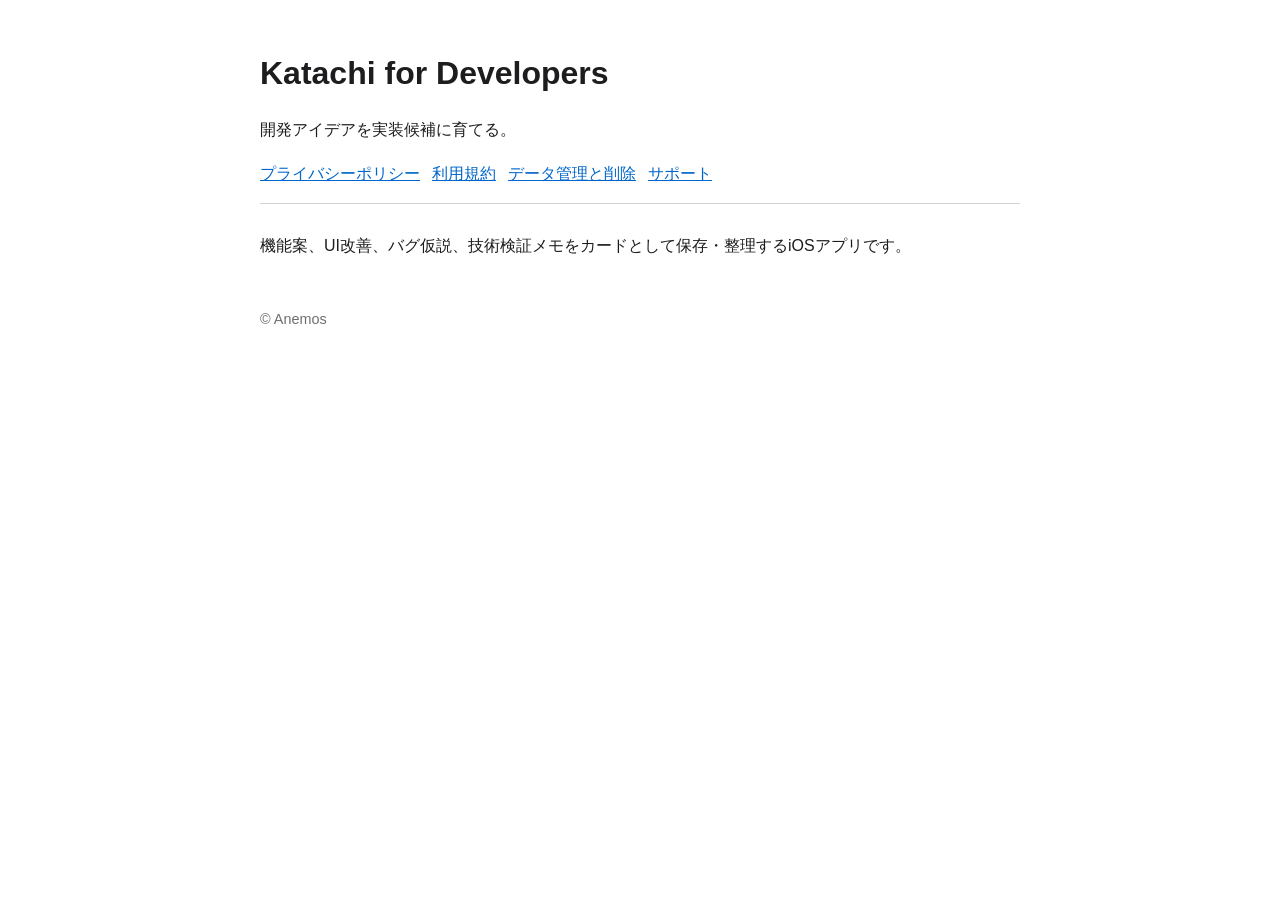
<file: docs/index.html>
<!doctype html><html lang="ja"><meta charset="utf-8"><meta name="viewport" content="width=device-width,initial-scale=1"><title>Katachi for Developers</title><link rel="stylesheet" href="site.css"><body><header><h1>Katachi for Developers</h1><p>開発アイデアを実装候補に育てる。</p><nav><a href="privacy-policy.html">プライバシーポリシー</a><a href="terms-of-use.html">利用規約</a><a href="privacy-choices.html">データ管理と削除</a><a href="support.html">サポート</a></nav></header><p>機能案、UI改善、バグ仮説、技術検証メモをカードとして保存・整理するiOSアプリです。</p><footer>© Anemos</footer></body></html>
</file>
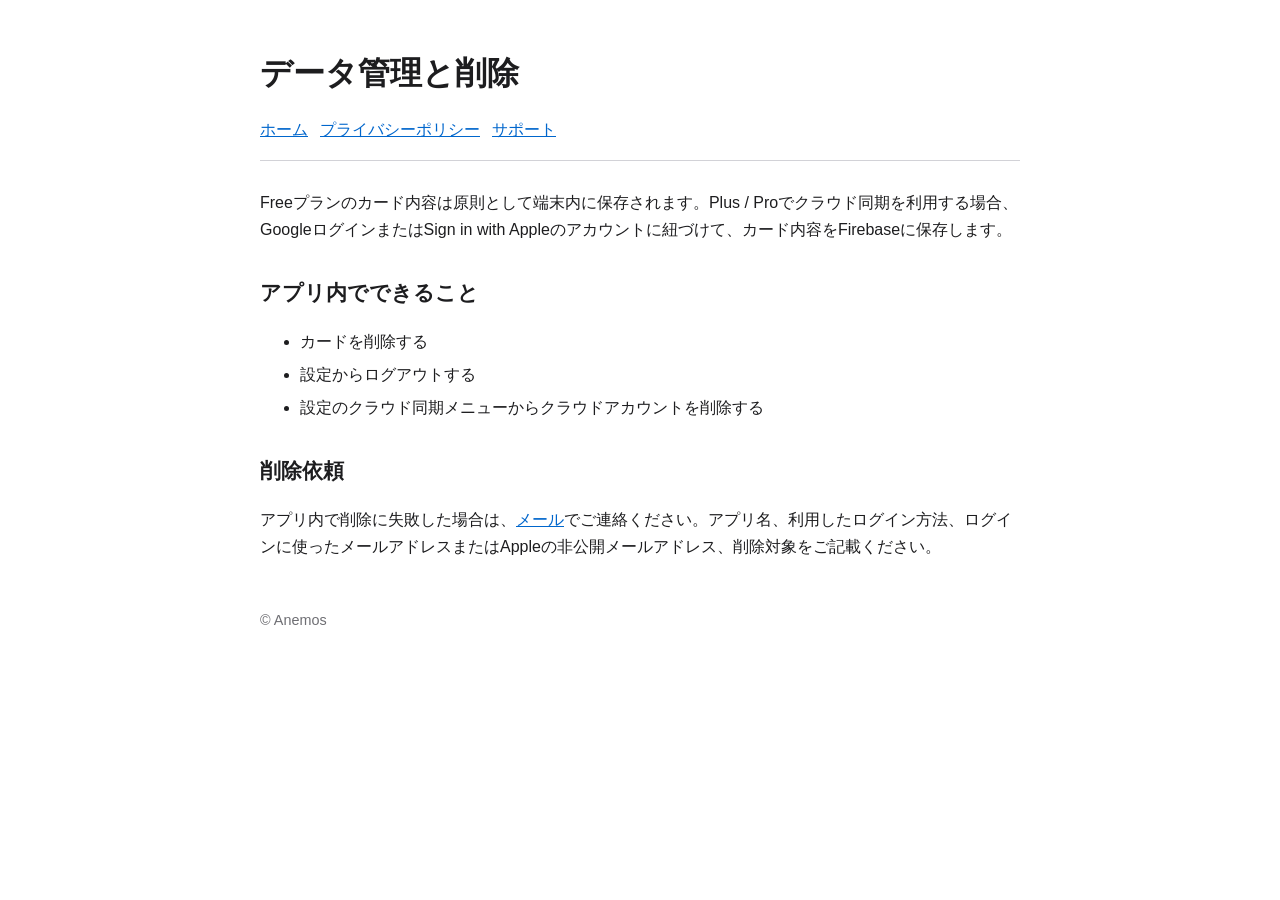
<file: docs/privacy-choices.html>
<!doctype html><html lang="ja"><meta charset="utf-8"><meta name="viewport" content="width=device-width,initial-scale=1"><title>データ管理と削除 | Katachi</title><link rel="stylesheet" href="site.css"><body><header><h1>データ管理と削除</h1><nav><a href="index.html">ホーム</a><a href="privacy-policy.html">プライバシーポリシー</a><a href="support.html">サポート</a></nav></header><p>Freeプランのカード内容は原則として端末内に保存されます。Plus / Proでクラウド同期を利用する場合、GoogleログインまたはSign in with Appleのアカウントに紐づけて、カード内容をFirebaseに保存します。</p><h2>アプリ内でできること</h2><ul><li>カードを削除する</li><li>設定からログアウトする</li><li>設定のクラウド同期メニューからクラウドアカウントを削除する</li></ul><h2>削除依頼</h2><p>アプリ内で削除に失敗した場合は、<a href="mailto:kazahaworkspace@gmail.com?subject=Katachi%20for%20Developers%20%E3%83%87%E3%83%BC%E3%82%BF%E5%89%8A%E9%99%A4%E4%BE%9D%E9%A0%BC">メール</a>でご連絡ください。アプリ名、利用したログイン方法、ログインに使ったメールアドレスまたはAppleの非公開メールアドレス、削除対象をご記載ください。</p><footer>© Anemos</footer></body></html>
</file>
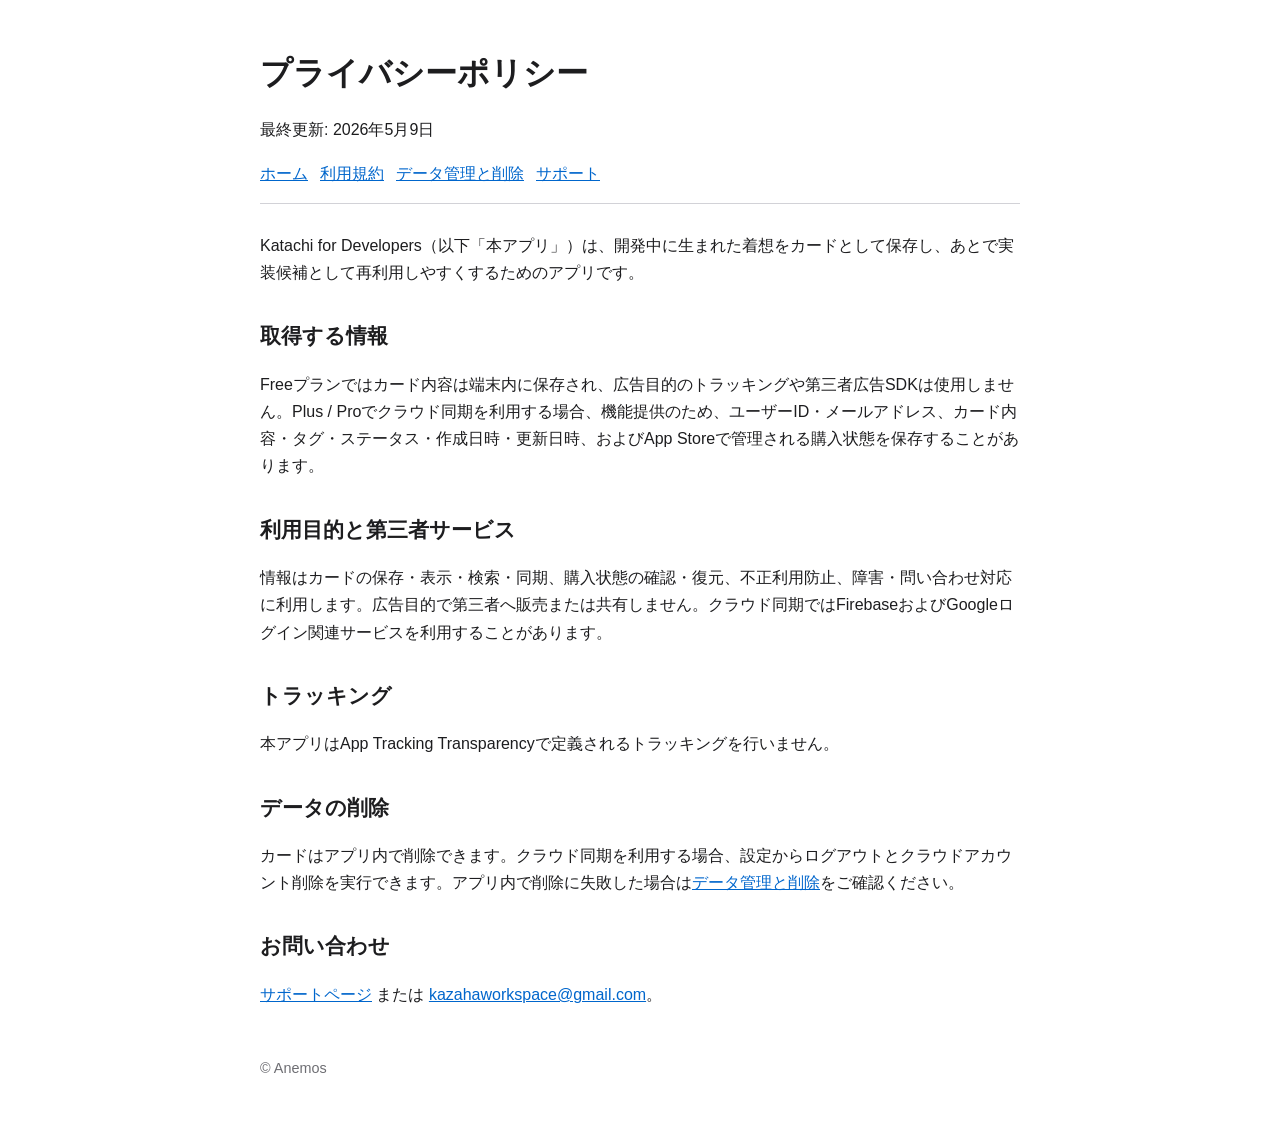
<file: docs/privacy-policy.html>
<!doctype html><html lang="ja"><meta charset="utf-8"><meta name="viewport" content="width=device-width,initial-scale=1"><title>プライバシーポリシー | Katachi</title><link rel="stylesheet" href="site.css"><body><header><h1>プライバシーポリシー</h1><p>最終更新: 2026年5月9日</p><nav><a href="index.html">ホーム</a><a href="terms-of-use.html">利用規約</a><a href="privacy-choices.html">データ管理と削除</a><a href="support.html">サポート</a></nav></header><p>Katachi for Developers（以下「本アプリ」）は、開発中に生まれた着想をカードとして保存し、あとで実装候補として再利用しやすくするためのアプリです。</p><h2>取得する情報</h2><p>Freeプランではカード内容は端末内に保存され、広告目的のトラッキングや第三者広告SDKは使用しません。Plus / Proでクラウド同期を利用する場合、機能提供のため、ユーザーID・メールアドレス、カード内容・タグ・ステータス・作成日時・更新日時、およびApp Storeで管理される購入状態を保存することがあります。</p><h2>利用目的と第三者サービス</h2><p>情報はカードの保存・表示・検索・同期、購入状態の確認・復元、不正利用防止、障害・問い合わせ対応に利用します。広告目的で第三者へ販売または共有しません。クラウド同期ではFirebaseおよびGoogleログイン関連サービスを利用することがあります。</p><h2>トラッキング</h2><p>本アプリはApp Tracking Transparencyで定義されるトラッキングを行いません。</p><h2>データの削除</h2><p>カードはアプリ内で削除できます。クラウド同期を利用する場合、設定からログアウトとクラウドアカウント削除を実行できます。アプリ内で削除に失敗した場合は<a href="privacy-choices.html">データ管理と削除</a>をご確認ください。</p><h2>お問い合わせ</h2><p><a href="support.html">サポートページ</a> または <a href="mailto:kazahaworkspace@gmail.com">kazahaworkspace@gmail.com</a>。</p><footer>© Anemos</footer></body></html>
</file>
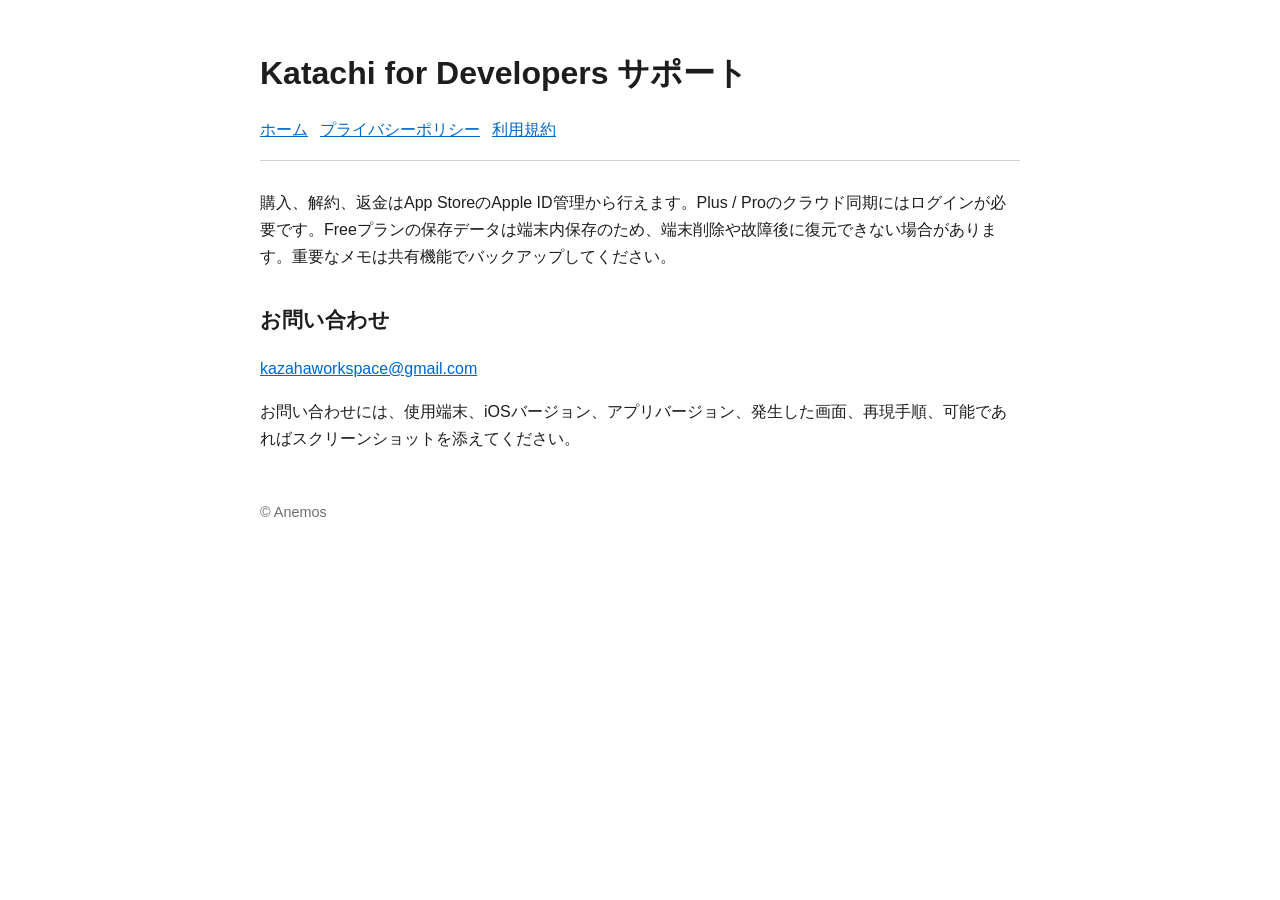
<file: docs/support.html>
<!doctype html><html lang="ja"><meta charset="utf-8"><meta name="viewport" content="width=device-width,initial-scale=1"><title>サポート | Katachi</title><link rel="stylesheet" href="site.css"><body><header><h1>Katachi for Developers サポート</h1><nav><a href="index.html">ホーム</a><a href="privacy-policy.html">プライバシーポリシー</a><a href="terms-of-use.html">利用規約</a></nav></header><p>購入、解約、返金はApp StoreのApple ID管理から行えます。Plus / Proのクラウド同期にはログインが必要です。Freeプランの保存データは端末内保存のため、端末削除や故障後に復元できない場合があります。重要なメモは共有機能でバックアップしてください。</p><h2>お問い合わせ</h2><p><a href="mailto:kazahaworkspace@gmail.com?subject=Katachi%20for%20Developers%20%E3%82%B5%E3%83%9D%E3%83%BC%E3%83%88">kazahaworkspace@gmail.com</a></p><p>お問い合わせには、使用端末、iOSバージョン、アプリバージョン、発生した画面、再現手順、可能であればスクリーンショットを添えてください。</p><footer>© Anemos</footer></body></html>
</file>
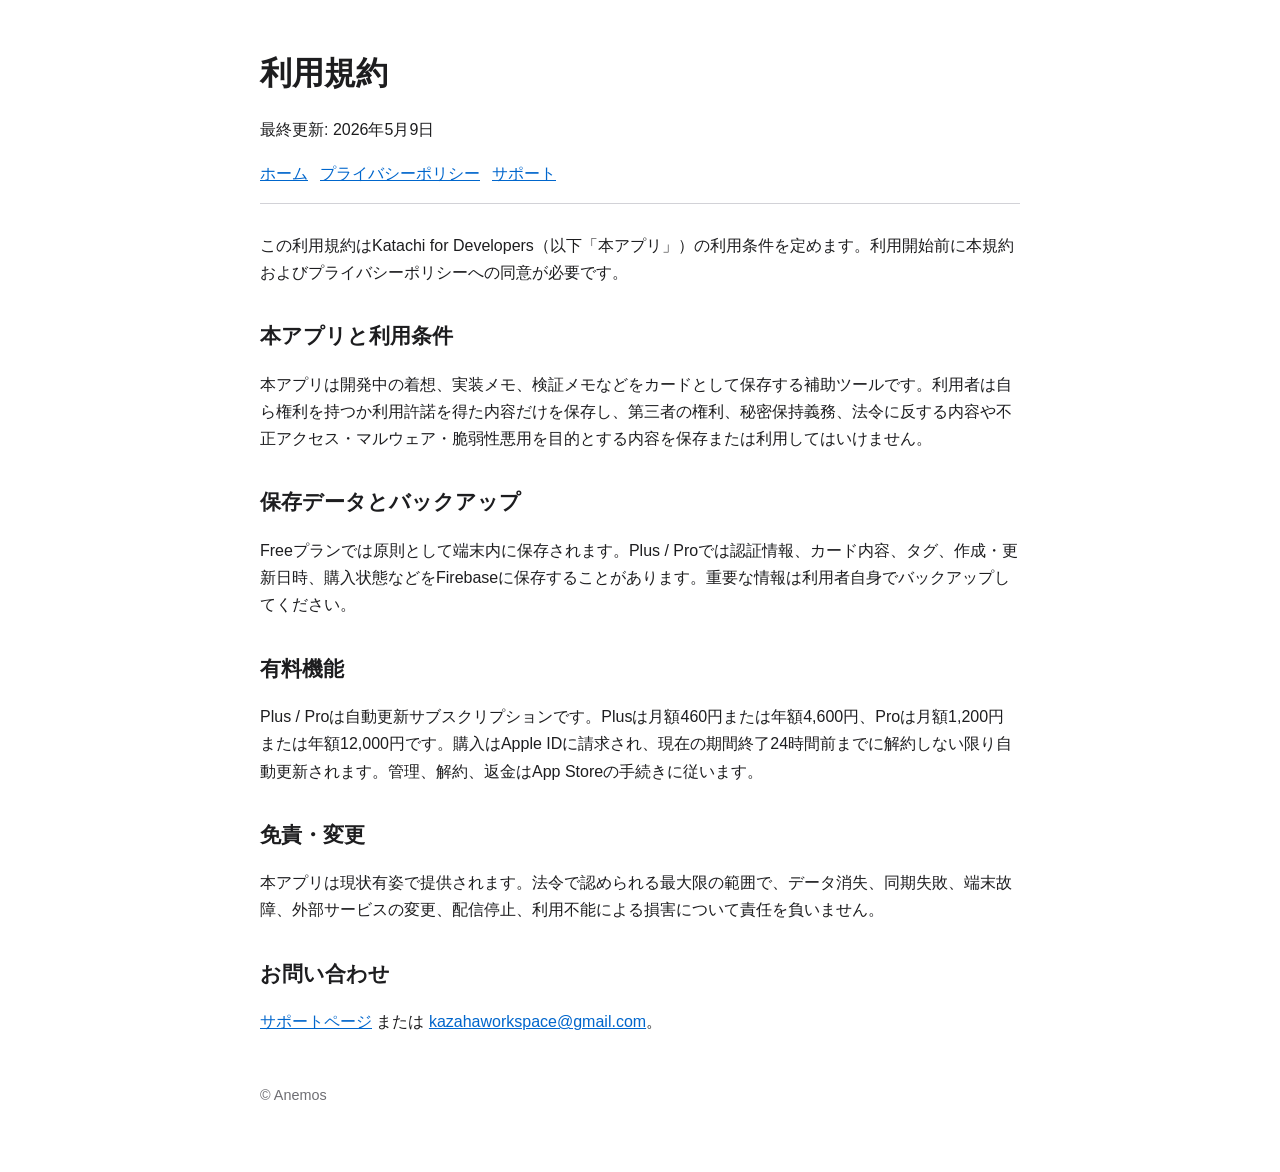
<file: docs/terms-of-use.html>
<!doctype html><html lang="ja"><meta charset="utf-8"><meta name="viewport" content="width=device-width,initial-scale=1"><title>利用規約 | Katachi</title><link rel="stylesheet" href="site.css"><body><header><h1>利用規約</h1><p>最終更新: 2026年5月9日</p><nav><a href="index.html">ホーム</a><a href="privacy-policy.html">プライバシーポリシー</a><a href="support.html">サポート</a></nav></header><p>この利用規約はKatachi for Developers（以下「本アプリ」）の利用条件を定めます。利用開始前に本規約およびプライバシーポリシーへの同意が必要です。</p><h2>本アプリと利用条件</h2><p>本アプリは開発中の着想、実装メモ、検証メモなどをカードとして保存する補助ツールです。利用者は自ら権利を持つか利用許諾を得た内容だけを保存し、第三者の権利、秘密保持義務、法令に反する内容や不正アクセス・マルウェア・脆弱性悪用を目的とする内容を保存または利用してはいけません。</p><h2>保存データとバックアップ</h2><p>Freeプランでは原則として端末内に保存されます。Plus / Proでは認証情報、カード内容、タグ、作成・更新日時、購入状態などをFirebaseに保存することがあります。重要な情報は利用者自身でバックアップしてください。</p><h2>有料機能</h2><p>Plus / Proは自動更新サブスクリプションです。Plusは月額460円または年額4,600円、Proは月額1,200円または年額12,000円です。購入はApple IDに請求され、現在の期間終了24時間前までに解約しない限り自動更新されます。管理、解約、返金はApp Storeの手続きに従います。</p><h2>免責・変更</h2><p>本アプリは現状有姿で提供されます。法令で認められる最大限の範囲で、データ消失、同期失敗、端末故障、外部サービスの変更、配信停止、利用不能による損害について責任を負いません。</p><h2>お問い合わせ</h2><p><a href="support.html">サポートページ</a> または <a href="mailto:kazahaworkspace@gmail.com">kazahaworkspace@gmail.com</a>。</p><footer>© Anemos</footer></body></html>
</file>
<file: docs/site.css>
:root{font-family:-apple-system,BlinkMacSystemFont,"Hiragino Sans",sans-serif;line-height:1.7}body{max-width:760px;margin:0 auto;padding:32px 20px 64px;color:#1d1d1f}header{border-bottom:1px solid #d2d2d7;margin-bottom:28px}h1{font-size:2rem;line-height:1.3}h2{font-size:1.3rem;margin-top:32px}nav{display:flex;flex-wrap:wrap;gap:12px;margin:16px 0}a{color:#06c}li{margin:6px 0}footer{margin-top:48px;color:#6e6e73;font-size:.9rem}
</file>
